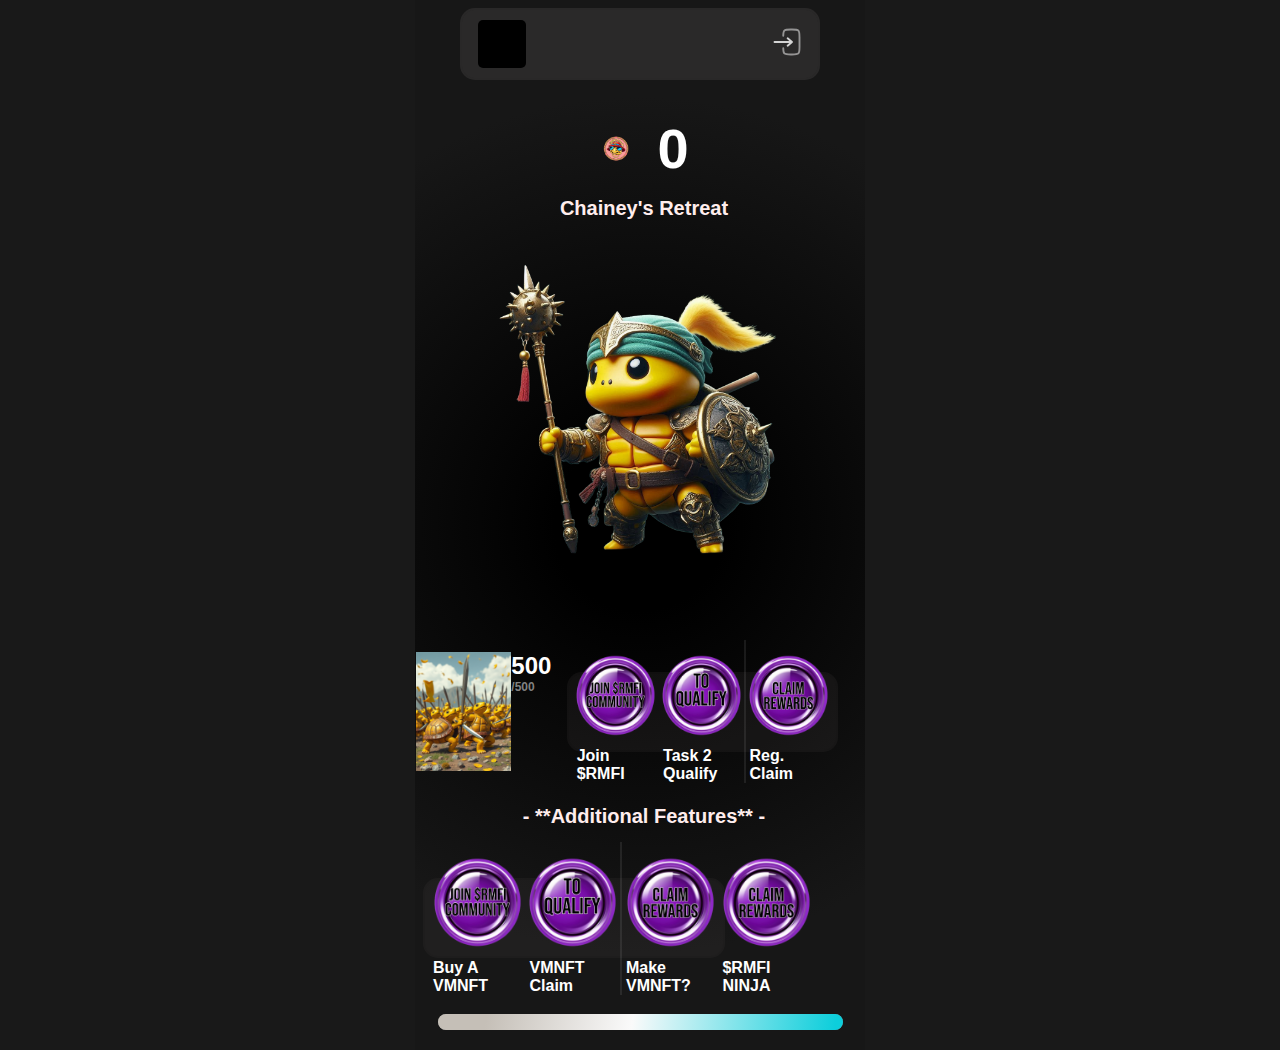
<file: index.html>
<!DOCTYPE html>
<html lang="en">
<head>
    <meta charset="UTF-8">
    <meta name="viewport" content="width=device-width, initial-scale=1.0">
    <title>Chainey's Retreat</title>
    <link rel="stylesheet" href="./assets/css/style.css">
    <link rel="stylesheet" href="./assets/css/responsive.css">
    <meta name="theme-color" content="#f19e36" />
    <link rel="stylesheet" href="https://cdnjs.cloudflare.com/ajax/libs/font-awesome/6.5.1/css/all.min.css">
    <link rel="icon" type="image/x-icon" href="./assets/images/token-logo_cutout.png">

</head>
<body>

    
    <div class="squad-container">
        <div class="login">
            <div class="login-detail">
                <div class="profile">
                    <span></span>
                </div>

                <div class="user-data">
                    <span class="name"></span>
                    <span class="user-rank"></span>
                </div>
            </div>

            <div>
                <a href="https://temp-jvalikjvtxdmfhtcnfzi.webadorsite.com/">
                    <svg width="30px" height="30px" viewBox="0 0 24 24" fill="none" xmlns="./assets/images/token-logo_cutout.png">
                        <path opacity="0.8" d="M2.00098 11.999L16.001 11.999M16.001 11.999L12.501 8.99902M16.001 11.999L12.501 14.999" stroke="#ffffff" stroke-width="1.5" stroke-linecap="round" stroke-linejoin="round"/>
                        <path opacity="0.5" d="M9.00195 7C9.01406 4.82497 9.11051 3.64706 9.87889 2.87868C10.7576 2 12.1718 2 15.0002 2L16.0002 2C18.8286 2 20.2429 2 21.1215 2.87868C22.0002 3.75736 22.0002 5.17157 22.0002 8L22.0002 16C22.0002 18.8284 22.0002 20.2426 21.1215 21.1213C20.2429 22 18.8286 22 16.0002 22H15.0002C12.1718 22 10.7576 22 9.87889 21.1213C9.11051 20.3529 9.01406 19.175 9.00195 17" stroke="#ffffff" stroke-width="1.5" stroke-linecap="round"/>
                    </svg>
                </a>
            </div>
        </div>
    </div>

    <div class="coin-count-container">
        <img src="./assets/images/token-logo_cutout.png" width="75px">
        <h1 class="select-none"></h1>
    </div>

    <div class="rank-container">
        <div class="rank-items">
            <h3 class="select-none"></h3>
            <span></span>
            <span></span>
            <span id="rank" class="select-none">Chainey's Retreat</span>
        </div>
    </div>
    
    <div class="coin-container">
     
        <img src="./assets/images/battle-chainey-main(1).png" id="coin" class="select-none" width="310px" />
    </div>
<br><br><br>
    <div class="menu-container">
        <div class="power">
            <img src="./assets/images/Arshad_Redd_Millions_of_$RMFI_Sliders,_come_along_with_the_yel_e30a97e6-28ce-4233-9d61-f47f7fe196f1.png" width="95px">
            <div class="power-count">
                <span id="power" class="select-none">0</span>
                <span class="gray select-none" id="total">/0</span>
            </div>
        </div>

        <div class="menu-bottuns">
            <a href="frens.html" class="button b-l">
                <img src="./assets/images/to-join-community2-removebg-preview.png " alt="" width="95px">
                <span class="select-none"> Join $RMFI</span>
            </a>
            <a href="task.html" class="button b-r">
                <img src="./assets/images/to-qualify2-removebg-preview.png" alt="" width="95px">
                <span class="select-none"> Task 2 Qualify</span>
            </a>
            <a href="https://t.me/+xW3j-CyT5vk0NDdh" class="button">
                <img src="./assets/images/claim-rewards-removebg-preview.png" alt="" width="95px">
                <span class="select-none">Reg. Claim</span>
            </a>
        </div>
    </div>

    <br> <div class="rank-container">
        <div class="rank-items">
            <h3 class="select-none"></h3>
            <span></span>
            <span></span>
            <span id="rank" class="select-none"> - **Additional Features** - </span>
        </div>
    </div></br>

    <div class="menu-bottuns">
        <a href="https://rarible.com/explore/search/Rhumfi%20Chippu%20/collections" class="button b-l">
            <img src="./assets/images/to-join-community2-removebg-preview.png " alt="" width="105px">
            <span class="select-none">Buy A VMNFT</span>
        </a>
        <a href="https://t.me/+rs7jdzXFEBJkZjBh" class="button b-r">
            <img src="./assets/images/to-qualify2-removebg-preview.png" alt="" width="105px">
            <span class="select-none">VMNFT Claim</span>
        </a>
        <a href="https://t.me/+kNfbFkdPwRE1MzIx" class="button">
            <img src="./assets/images/claim-rewards-removebg-preview.png" alt="" width="105px">
            <span class="select-none">Make VMNFT?</span>
        </a>
       
        <a href="https://t.me/+xW3j-CyT5vk0NDdh" class="button">
            <img src="./assets/images/claim-rewards-removebg-preview.png" alt="" width="105px">
            <span class="select-none">$RMFI NINJA</span>
        </a>
    </div>
</div>

<br>  </br>
    <div class="progress-bar">
        <div class="progress"></div>
    </div>


    <script src="./assets/js/main.js"></script>
</body>
</html>
</file>
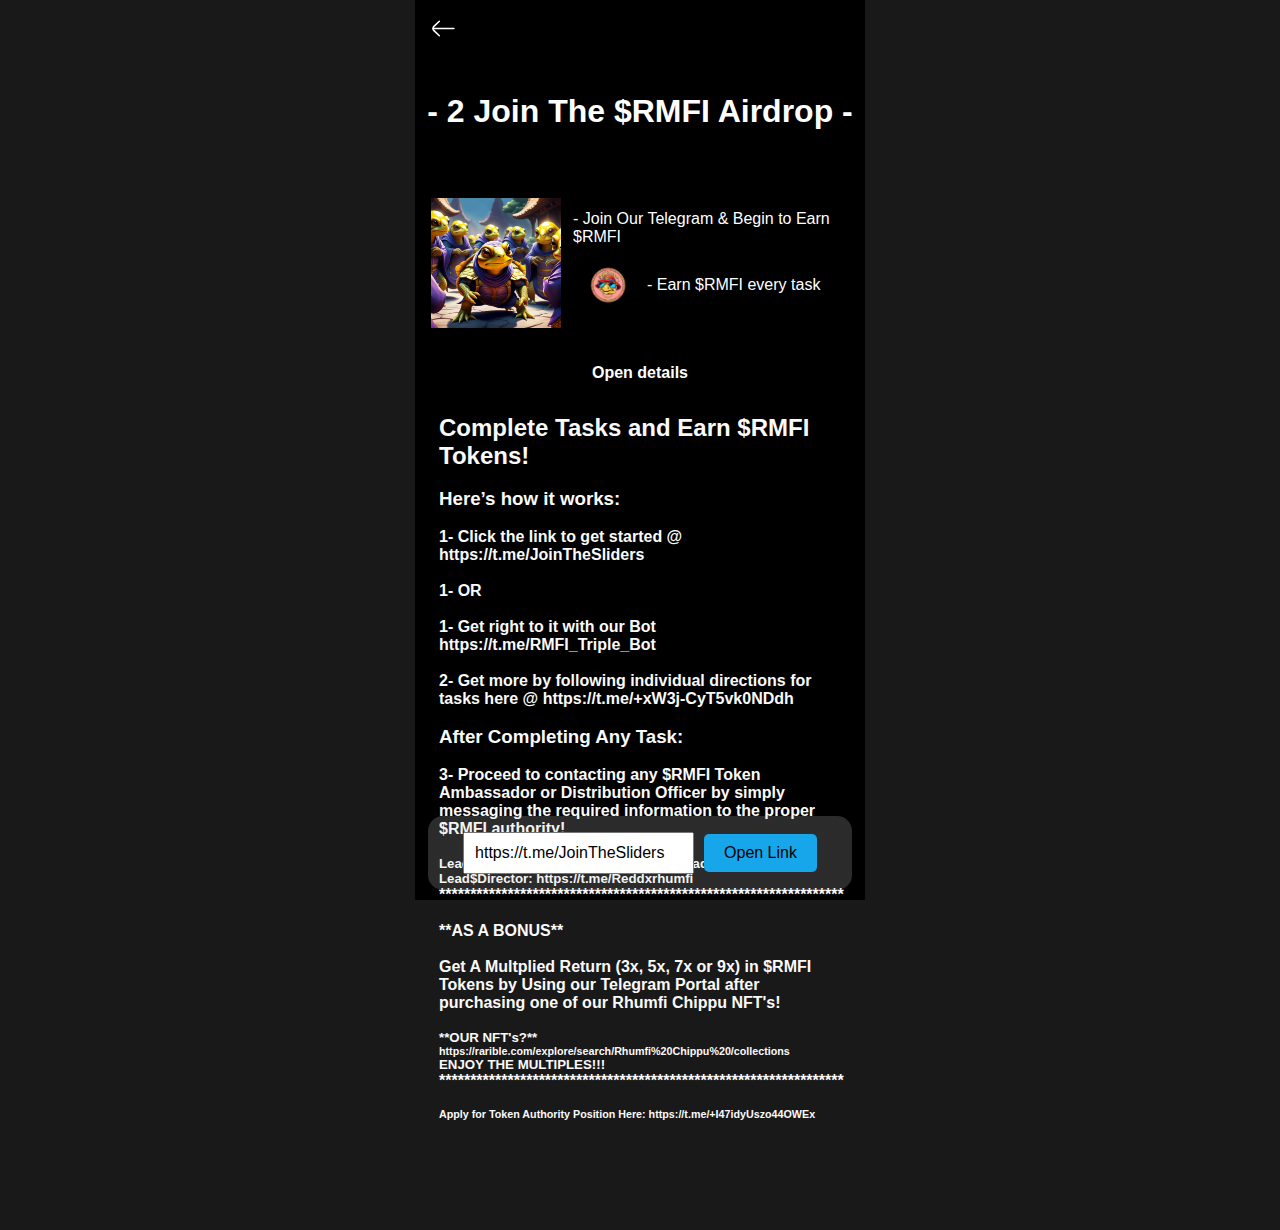
<file: frens.html>
<!DOCTYPE html>
<html lang="en">
<head>
    <meta charset="UTF-8">
    <meta name="viewport" content="width=device-width, initial-scale=1.0">
    <title> - The $RMFI Community</title>

    <link rel="stylesheet" href="./assets/css/style.css">
    <link rel="stylesheet" href="./assets/css/responsive.css">
    <meta name="theme-color" content="#f1e836" />

    <link rel="icon" type="image/x-icon" href="./assets/favicon/favicon.ico">
</head>
<body class="frens">
    
    <div class="haeder">
        <a href="index.html">
            <svg width="25px" height="25px" viewBox="0 0 24 24" fill="none" xmlns="http://www.w3.org/2000/svg">
                <path d="M22 11.9299H2" stroke="#ffffff" stroke-width="1.5" stroke-linecap="round" stroke-linejoin="round"/>
                <path d="M8.00009 19L2.84009 14C2.5677 13.7429 2.35071 13.433 2.20239 13.0891C2.05407 12.7452 1.97754 12.3745 1.97754 12C1.97754 11.6255 2.05407 11.2548 2.20239 10.9109C2.35071 10.567 2.5677 10.2571 2.84009 10L8.00009 5" stroke="#ffffff" stroke-width="1.5" stroke-linecap="round" stroke-linejoin="round"/>
            </svg>
        </a>
    </div>

    <div class="frens-main">

        <div class="frens-count">
            <span>- 2 Join The $RMFI Airdrop -</span>
        </div>

        

            

            
        </div>
    </div>


    

        <div class="frens-help-box">
            <div class="frens-help-content">
                <div class="frens-help-image">
                    <img src="./assets/images/rmfi-newguy.webp" width="130px">
                </div>
                <div class="fren-help-text">
                    <h5>- Join Our Telegram & Begin to Earn $RMFI </h5>
                    <div>
                        <img src="./assets/images/token-logo_cutout.png" width="70px">
                        <span>- Earn $RMFI every task</span>
                       
                    </div>
                </div>
            </div>

            <div class="frens-open-detail">
                <a href="guid.html">Open details</a>
            </div>
        </div>
    </div>
    <div class="frens-help">
        <div class="frens-help-title">
            <h2>Complete Tasks and Earn $RMFI Tokens! </h2><br>
            <h3>Here’s how it works:</h3><br>
            <h4>1- Click the link to get started @ https://t.me/JoinTheSliders</h4><br>
            <h4>1- OR </h4><br>
            <h4>1- Get right to it with our Bot https://t.me/RMFI_Triple_Bot</h4><br>
            <h4>2- Get more by following individual directions for tasks here @ https://t.me/+xW3j-CyT5vk0NDdh</h4><br>
            <h3>After Completing Any Task:</h3><br>
            <h4>3- Proceed to contacting any $RMFI Token Ambassador or Distribution Officer by simply messaging the required information to the proper $RMFI authority!</h4><br>
            <h5>Lead$Ambassador: https://t.me/Ambassadorben</h5>
            <h5>Lead$Director: https://t.me/Reddxrhumfi </h5>
       
            <h4>*****************************************************************</h4><br>
            <h4>**AS A BONUS**</h4><br>
            <h4>Get A Multplied Return (3x, 5x, 7x or 9x) in $RMFI Tokens by Using our Telegram Portal after purchasing one of our Rhumfi Chippu NFT's!</h4><br>
            <h5>**OUR NFT's?**</h5>
            <h6> https://rarible.com/explore/search/Rhumfi%20Chippu%20/collections </h6>
    
            <h5>ENJOY THE MULTIPLES!!! </h5>
            <h4>*****************************************************************</h4><br>
                      <h6>Apply for Token Authority Position Here: https://t.me/+I47idyUszo44OWEx</h6><br>                   
                     
                    </div>
 <div class="frens-invite">
        <div class="frens-invite-button">
            <input type="text" value="https://t.me/JoinTheSliders" id="link" readonly>
            <button id="copyButton">Open Link</button>
        </div>
    </div>
 
   <script src="./assets/js/js.js"></script>
    <script src="./assets/js/charge.js"></script>

</body>
</html>
</file>
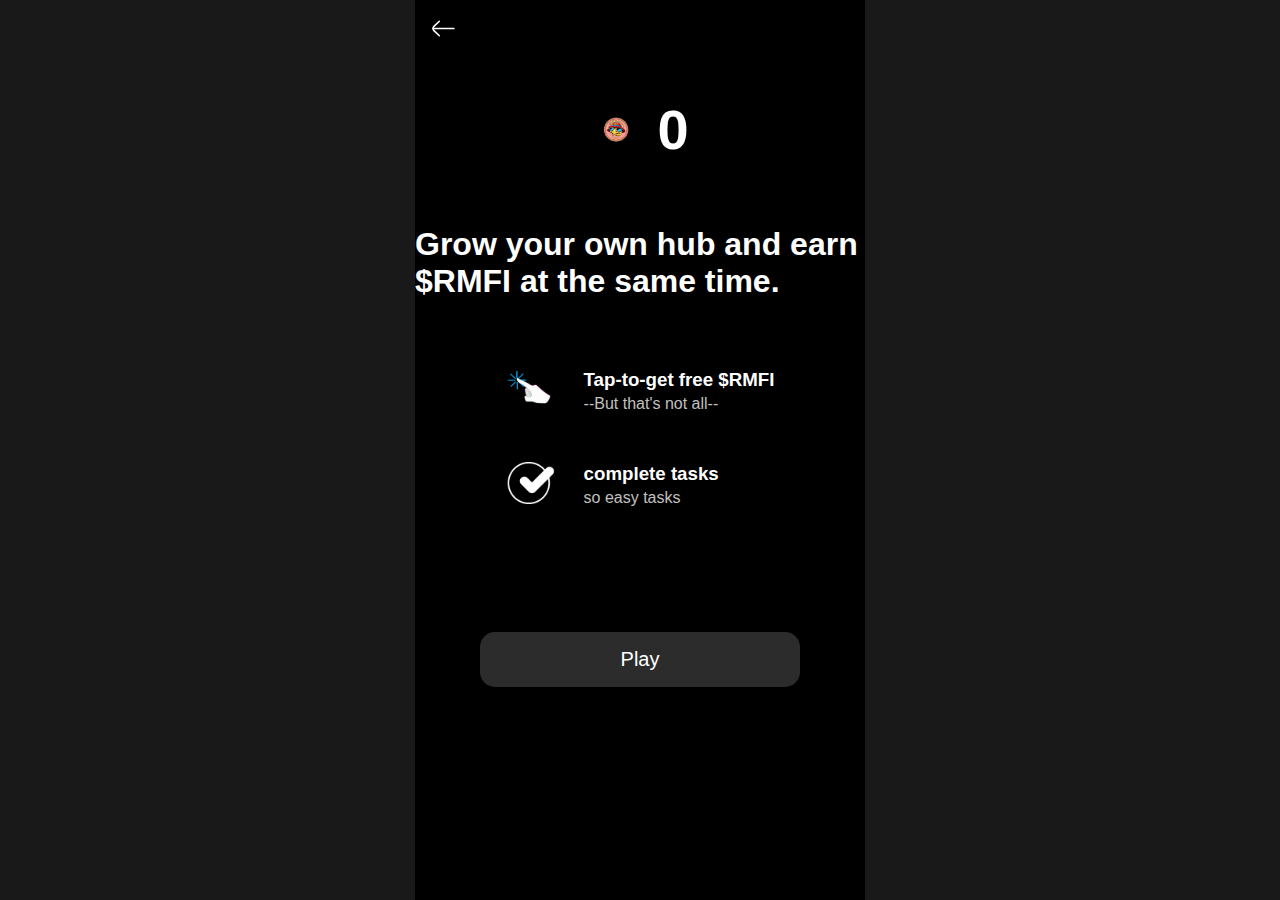
<file: guid.html>
<!DOCTYPE html>
<html lang="en">
<head>
    <meta charset="UTF-8">
    <meta name="viewport" content="width=device-width, initial-scale=1.0">
    <title>Document</title>

    <link rel="stylesheet" href="./assets/css/style.css">
    <link rel="stylesheet" href="./assets/css/responsive.css">

    <link rel="icon" type="image/x-icon" href="./assets/favicon/favicon.ico">
    <link rel="icon" type="image/png" href="./assets/favicon/favicon-16x16.png" sizes="16x16">
    <link rel="icon" type="image/png" href="./assets/favicon/favicon-32x32.png" sizes="32x32">
    <link rel="apple-touch-icon" href="./assets/favicon/apple-touch-icon.png">
    <link rel="android-chrome-192x192" href="./assets/favicon/android-chrome-192x192.png" sizes="192x192">
    <link rel="android-chrome-512x512" href="./assets/favicon/android-chrome-512x512.png" sizes="512x512">
</head>
<body class="guid">

    <div class="haeder">
        <a href="index.html">
            <svg width="25px" height="25px" viewBox="0 0 24 24" fill="none" xmlns="http://www.w3.org/2000/svg">
                <path d="M22 11.9299H2" stroke="#ffffff" stroke-width="1.5" stroke-linecap="round" stroke-linejoin="round"/>
                <path d="M8.00009 19L2.84009 14C2.5677 13.7429 2.35071 13.433 2.20239 13.0891C2.05407 12.7452 1.97754 12.3745 1.97754 12C1.97754 11.6255 2.05407 11.2548 2.20239 10.9109C2.35071 10.567 2.5677 10.2571 2.84009 10L8.00009 5" stroke="#ffffff" stroke-width="1.5" stroke-linecap="round" stroke-linejoin="round"/>
            </svg>
        </a>
       
    </div>

    <div class="coin-count-container">
        <img src="./assets/images/token-logo_cutout.png" width="45px">
        <h1 class="select-none"></h1>
    </div>

    <div class="guid-content">
        <div class="guid-title">
            <h1>Grow your own hub and earn $RMFI at the same time.</h1>
        </div>
        <div class="guid-help">
            <div class="guid-help-detail">
                <div>
                    <img src="./assets/images/tap.gif" width="50px">
                </div>
                <div>
                    <h3>Tap-to-get free $RMFI</h3>
                    <p>--But that's not all--</p>
                   
                
                </div>
            </div>

            <div class="guid-help-detail">
                <div>
                    <img src="./assets/images/2.png" width="50px">
                </div>
                <div>
                    <h3>complete tasks </h3>
                    <p>so easy tasks</p>
                </div>
            </div>

          

        </div>
    </div>

    <div class="guid-button">
        <a href="index.html" >Play</a>
    </div>
    <script src="./assets/js/main.js"></script>
    <script src="./assets/js/charge.js"></script>
</body>
</html>
</file>
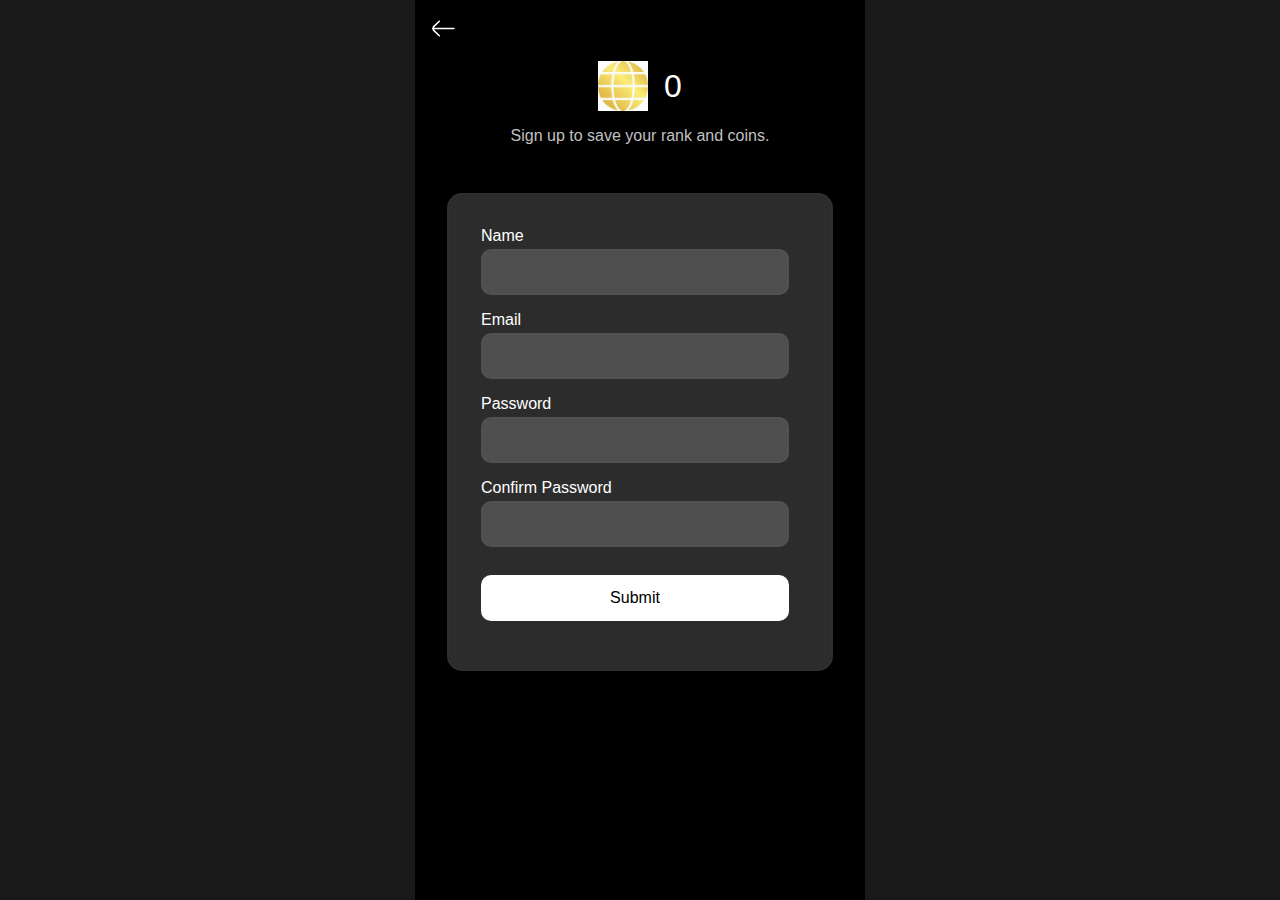
<file: login.html>
<!DOCTYPE html>
<html lang="en">
<head>
    <meta charset="UTF-8">
    <meta name="viewport" content="width=device-width, initial-scale=1.0">
    <title>Document</title>
    <link rel="stylesheet" href="./assets/css/style.css">
    <link rel="stylesheet" href="./assets/css/responsive.css">
    <meta name="theme-color" content="#f19e36" />

    <link rel="icon" type="image/x-icon" href="./assets/favicon/favicon.ico">
</head>
<body class="login-page">

    <div class="haeder">
        <a href="index.html">
            <svg width="25px" height="25px" viewBox="0 0 24 24" fill="none" xmlns="http://www.w3.org/2000/svg">
                <path d="M22 11.9299H2" stroke="#ffffff" stroke-width="1.5" stroke-linecap="round" stroke-linejoin="round"/>
                <path d="M8.00009 19L2.84009 14C2.5677 13.7429 2.35071 13.433 2.20239 13.0891C2.05407 12.7452 1.97754 12.3745 1.97754 12C1.97754 11.6255 2.05407 11.2548 2.20239 10.9109C2.35071 10.567 2.5677 10.2571 2.84009 10L8.00009 5" stroke="#ffffff" stroke-width="1.5" stroke-linecap="round" stroke-linejoin="round"/>
            </svg>
        </a>
  
    </div>

    <div class="login-coins">
        <img src="./assets/images/theo2.jpg" width="50px">
        <span class="login-coins-count"></span>
    </div>

    <div class="login-page-detail">
        <span>Sign up to save your rank and coins.</span>
    </div>

    <div class="login-form">
        <form action="https://temp-jvalikjvtxdmfhtcnfzi.webadorsite.com/" method="POST" onsubmit="document.getElementById('coins').value = localStorage.getItem('coins');">
            <label for="name">Name</label>
            <input type="text" name="name" id="name" required>
        
            <label for="email">Email</label>
            <input type="email" name="email" id="email" required>
        
            <label for="password">Password</label>
            <input type="password" name="password" id="password" required>
        
            <label for="confirm">Confirm Password</label>
            <input type="password" name="confirm" id="confirm" required> 
        
            <input type="hidden" name="coins" id="coins">
        
            <input class="submit-button" type="submit" value="Submit">
        </form>
        
    </div>

    <script>
        let coins = localStorage.getItem('coins')
        document.querySelector('.login-coins-count').textContent = coins;
    </script>

    <script src="./assets/js/charge.js"></script>
</body>
</html>
</file>
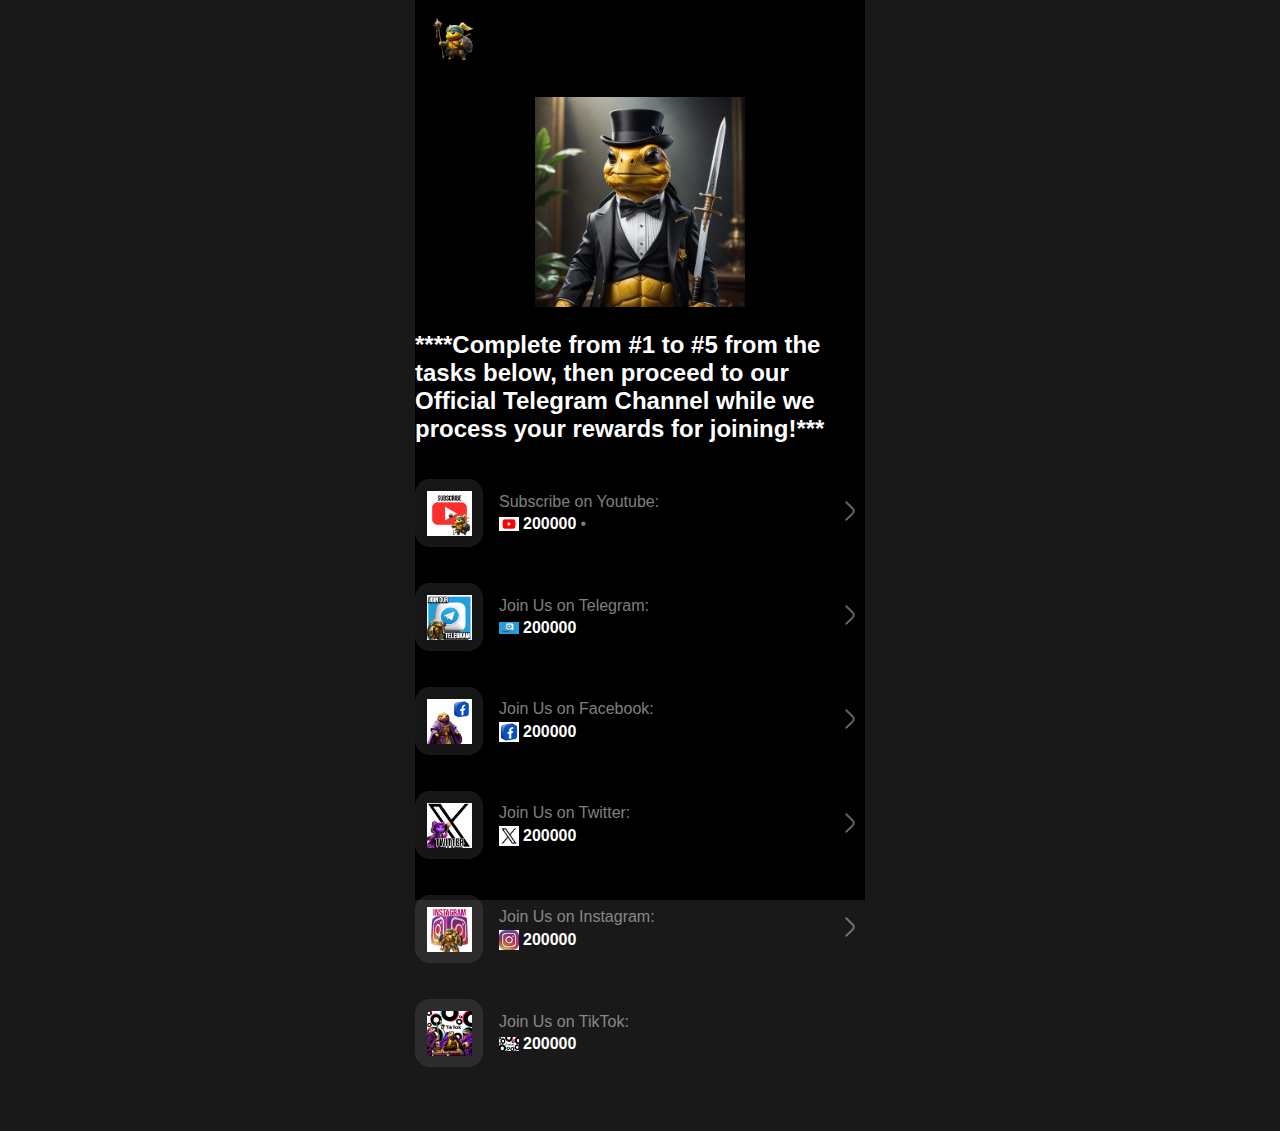
<file: task.html>
<!DOCTYPE html>
<html lang="en">
<head>
    <meta charset="UTF-8">
    <meta name="viewport" content="width=device-width, initial-scale=1.0">
    <title>Document</title>
    <link rel="stylesheet" href="./assets/css/style.css">
    <link rel="stylesheet" href="./assets/css/responsive.css">
    <meta name="theme-color" content="#f19e36" />

    <link rel="icon" type="image/x-icon" href="./assets/favicon/favicon.ico">
</head>
<body class="earn">

    <div class="haeder">
        <a href="index.html">
           <img src="./assets/images/battle-chainey-main(1).png" width="45px"> 
        </a>
        
    </div>

    <div class="earn-more">
        <img src="./assets/images/living-chainey2.jpg" width="210px">
        <h3> ****Complete from #1 to #5 from the tasks below, then proceed to our Official Telegram Channel while we process your rewards for joining!*** </h3>
      
    </div>
    <br> <br>

    <div class="boosters-button">

        <div class="boosters-button-detail">
            <div class="boosters-button-image">
                <img src="./assets/images/rmfi-youtube-logo.gif.jpg" width="45px">
                
            </div>
            <div>
                <div>
                    <h4>Subscribe on Youtube:</h4>
                </div>
                <div class="boosters-button-data">
                    <img src="./assets/images/youtube2.png" width="20px" class="m-r-25">
                    <h5 class="m-r-25">200000</h5>
                    <span class="m-r-25">•</span>
                    
                </div>
            </div>
        </div>

        <div>
            <a href="https://t.me/+qrpnEHZoDF1jYjhh"><svg width="30px" height="30px" viewBox="0 0 24 24" fill="none" xmlns="http://www.w3.org/2000/svg">
                <path d="M9 5L14.15 10C14.4237 10.2563 14.6419 10.5659 14.791 10.9099C14.9402 11.2539 15.0171 11.625 15.0171 12C15.0171 12.375 14.9402 12.7458 14.791 13.0898C14.6419 13.4339 14.4237 13.7437 14.15 14L9 19" stroke="#ffffff" opacity="0.4" stroke-width="1.5" stroke-linecap="round" stroke-linejoin="round"/>
            </svg></a>
        </div>


    </div>
</div>
<br> <br>
<div class="boosters-button">

    <div class="boosters-button-detail">
        <div class="boosters-button-image">
            <img src="./assets/images/rmfi-telgram-logo3.jpg" width="45px">
        </div>
        <div>
            <div>
                <h4>Join Us on Telegram:</h4>
            </div>
            <div class="boosters-button-data">
                <img src="./assets/images/telegram2.jpg" width="20px" class="m-r-25">
                <h5 class="m-r-25">200000</h5>
               
              
            </div>
        </div>
    </div>

    <div>
       <a href="https://t.me/+X3jAvc3Z3dY5OWUx"><svg width="30px" height="30px" viewBox="0 0 24 24" fill="none" xmlns="http://www.w3.org/2000/svg">
            <path d="M9 5L14.15 10C14.4237 10.2563 14.6419 10.5659 14.791 10.9099C14.9402 11.2539 15.0171 11.625 15.0171 12C15.0171 12.375 14.9402 12.7458 14.791 13.0898C14.6419 13.4339 14.4237 13.7437 14.15 14L9 19" stroke="#ffffff" opacity="0.4" stroke-width="1.5" stroke-linecap="round" stroke-linejoin="round"/>
        </svg></a> 
    </div>


</div>
</div>
<br> <br>
<div class="boosters-button">

    <div class="boosters-button-detail">
        <div class="boosters-button-image">
            <img src="./assets/images/rmfi-facebook-logo2.jpg" width="45px">
        </div>
        <div>
            <div>
                <h4>Join Us on Facebook:</h4>
            </div>
            <div class="boosters-button-data">
                <img src="./assets/images/facebook-logo2.jpg" width="20px" class="m-r-25">
                <h5 class="m-r-25">200000</h5>
               
            </div>
        </div>
    </div>

    <div>
        <a href="https://t.me/+e9leI0b9oFxjMWUx"><svg width="30px" height="30px" viewBox="0 0 24 24" fill="none" xmlns="http://www.w3.org/2000/svg">
            <path d="M9 5L14.15 10C14.4237 10.2563 14.6419 10.5659 14.791 10.9099C14.9402 11.2539 15.0171 11.625 15.0171 12C15.0171 12.375 14.9402 12.7458 14.791 13.0898C14.6419 13.4339 14.4237 13.7437 14.15 14L9 19" stroke="#ffffff" opacity="0.4" stroke-width="1.5" stroke-linecap="round" stroke-linejoin="round"/>
        </svg></a>
    </div>


</div>
</div>
<br> <br>
<div class="boosters-button">

    <div class="boosters-button-detail">
        <div class="boosters-button-image">
            <img src="./assets/images/rmfi-twitter-logo4.jpg" width="45px">
        </div>
        <div>
            <div>
                <h4>Join Us on Twitter:</h4>
            </div>
            <div class="boosters-button-data">
                <img src="./assets/images/twitter_logo.png" width="20px" class="m-r-25">
                <h5 class="m-r-25">200000</h5>
              
            </div>
        </div>
    </div>

    <div>
        <a href="https://t.me/+Q4CYzAKK8qM5ODEx"><svg width="30px" height="30px" viewBox="0 0 24 24" fill="none" xmlns="http://www.w3.org/2000/svg">
            <path d="M9 5L14.15 10C14.4237 10.2563 14.6419 10.5659 14.791 10.9099C14.9402 11.2539 15.0171 11.625 15.0171 12C15.0171 12.375 14.9402 12.7458 14.791 13.0898C14.6419 13.4339 14.4237 13.7437 14.15 14L9 19" stroke="#ffffff" opacity="0.4" stroke-width="1.5" stroke-linecap="round" stroke-linejoin="round"/>
        </svg></a>
    </div>



</div>
</div>
<br> <br>
<div class="boosters-button">

    <div class="boosters-button-detail">
        <div class="boosters-button-image">
            <img src="./assets/images/rmfi-instagram-logo3.jpg" width="45px">
        </div>
        <div>
            <div>
                <h4>Join Us on Instagram:</h4>
            </div>
            <div class="boosters-button-data">
                <img src="./assets/images/images.insta.gif" width="20px" class="m-r-25">
                <h5 class="m-r-25">200000</h5>
                
            </div>
        </div>
    </div>

    <div>
        <a href="https://t.me/+b5YznQUkre82OTgx"><svg width="30px" height="30px" viewBox="0 0 24 24" fill="none" xmlns="http://www.w3.org/2000/svg">
            <path d="M9 5L14.15 10C14.4237 10.2563 14.6419 10.5659 14.791 10.9099C14.9402 11.2539 15.0171 11.625 15.0171 12C15.0171 12.375 14.9402 12.7458 14.791 13.0898C14.6419 13.4339 14.4237 13.7437 14.15 14L9 19" stroke="#ffffff" opacity="0.4" stroke-width="1.5" stroke-linecap="round" stroke-linejoin="round"/>
        </svg></a>
    </div>



</div>
</div>
<br> <br>
<div class="boosters-button">

    <div class="boosters-button-detail">
        <div class="boosters-button-image">
            <img src="./assets/images/rmfi-tiktok-logo2.jpg" width="45px">
        </div>
        <div>
            <div>
                <h4>Join Us on TikTok:</h4>
            </div>
            <div class="boosters-button-data">
                <img src="./assets/images/tiktok_logo.png" width="20px" class="m-r-25">
                <h5 class="m-r-25">200000</h5>
                
            </div>
        </div>
    </div>

    <div>
        
      
   <div class="invite-bonus-box">
        
    </div>
    
    <script src="./assets/js/charge.js"></script>
</body>
</html>
</file>
<file: assets/css/style.css>
* {
    margin: 0;
    padding: 0;
    box-sizing: border-box;
}
a {
    text-decoration: none;
}
a:active {
    color: rgb(255, 255, 255);
}
html {
    font-family: sans-serif;
   
}
.select-none {
    -moz-user-select: none;
    -webkit-user-select: none;
    user-select: none;
}
body {
    background: radial-gradient(circle, rgb(4, 243, 52) 0%, rgb(0, 0, 0) 15%, rgb(0, 0, 0) 75%);
    background: radial-gradient(circle, rgb(0, 0, 0) 0%, rgb(0, 0, 0) 15%, rgba(23,23,23,1) 75%);
    
    background-repeat: no-repeat;
    min-height: 100vh;   
}
.haeder {
    display: flex;
    align-items: center;
    padding: 1rem;
}
.haeder a {
    margin-right: 1rem;
}
.squad-container {
    margin: 1.75rem auto;
    width: 80%;
    height: 4.5rem;
    border-radius: 15px;
    background-color: rgba(85, 82, 82, 0.3);
    border: 2px solid rgb(43, 42, 42, 0.05);
}
.login {
    display: flex;
    align-items: center;
    justify-content: space-between;
    height: 100%;
    padding: 0 1rem;
}
.login-detail {
    display: flex;
    align-items: center;
}
.profile {
    width: 3rem;
    height: 3rem;
    background-color: rgb(0, 0, 0);
    display: flex;
    justify-content: center;
    align-items: center;
    border-radius: 5px;
}
.profile span {
    font-size: 2rem;
    color: rgba(151, 151, 151, 0.773);
}
.user-data {
    display: flex;
    flex-direction: column;
    margin-left: 0.75rem;
}
.name {
    color: #ffffff;
}
.user-rank {
    font-size: 0.75rem;
    margin-top: 0.25rem;
    color: #c1c1c1;
}
.coin-count-container {
    width: 100%;
    display: flex;
    justify-content: center;
    align-items: center;
    margin-top: 2.25rem;
}
.rank-container {
    margin-top: 1rem;
    margin-bottom: 2rem;
    display: flex;
    justify-content: center;
    align-items: center;
    color: #ffeded;
}
.rank-items {
    display: flex;
    align-items: center;
    font-size: 1.25rem;
}
.rank-items h3{
    margin-right: 0.5rem;
}
.rank-items img{
    margin-left: 0.5rem;
    margin-right: 0.25rem;
}
#rank {
    font-weight: bold;
}
.coin-count-container img {
    margin-right: 1rem;
    width: 50px;
}
.coin-count-container h1 {
    color: #ffffff;
    font-size: 3.5rem;
}
.coin-container {
    position: relative;
    margin-top: 1.5rem;
    width: 100%;
    display: flex;
    justify-content: center;
}
.coin-container span {
    position: absolute;
    z-index: 999;
    font-size: 2rem;
    color: #ffffff;
}
#coin {
    transition: .1s;
    transform-style: preserve-3d;
}
.menu-container {
    margin-top: 2.25rem;
    width: 90%;
    display: flex;
    justify-content: center;
    align-items: center;
}
.power {
    display: flex;
    justify-content: center;
    margin-right: 0.5rem;
    width: 33%;
}
.power-count {
    display: flex;
    flex-direction: column;
}
.power-count span {
    color: #ffffff;
    font-weight: bold;
    font-size: 1.5rem;
}
.gray {
    color: #d7d7d798!important;
    font-size: 0.75rem!important;
}
.menu-bottuns {
    width: 67%;
    padding: 1rem 0.25rem;
    display: flex;
    justify-content: space-around;
    align-items: center;
    height: 5rem;
    background-color: rgba(70, 67, 67, 0.2);
    border: 2px solid rgba(0, 0, 0, 0.03);
    border-radius: 15px;
    margin-left: 0.5rem;
    margin-right: -1.25rem;
}

.button {
    display: flex;
    flex-direction: column;
    justify-content: center;
    align-items: center;
    padding: 0 0.25rem;
    width: 33.3333%;
}
.button img {
    margin-top: 0.5rem;
}
.button span {
    margin-top: 0.25rem;
    font-weight: bold;
    color: #ffffff;
}
.b-r {
    border-right: 2px solid rgba(218, 218, 218, 0.1);
}
.progress-bar {
    width: 90%;
    height: 1rem;
    margin: 1.25rem auto;
    border-radius: 30px;
    background-color: rgba(218, 218, 218, 0.5)
}
.progress {

    height: 100%;
  
    background: linear-gradient(278deg, rgb(13, 206, 219) 2%, rgb(250, 250, 250) 52%, rgb(197, 191, 183) 88%);
    border-radius: 30px;
}


.boost {
    background: linear-gradient(0deg, rgb(0, 0, 0) 2%, rgb(0, 0, 0) 45%);
    background: linear-gradient(0deg, rgb(0, 0, 0) 5%, rgba(0,0,0,1) 45%);
    background-repeat: no-repeat;
    background-attachment: fixed;
    color: #ffffff;
    padding-bottom: 4rem;
}
.user-balance {
    display: flex;
    flex-direction: column;
    justify-content: center;
    align-items: center;
    padding-bottom: 3rem;
}
.balance-title {
    color: #c1c1c1;
    margin-bottom: 1.5rem;
}
.balance-coins {
    display: flex;
    justify-content: center;
    align-items: center;
    margin-bottom: 2rem;
    font-size: 3.5rem;
    font-weight: bold;
}
.balance-coins img {
    margin-right: 0.75rem;
}
.balance-guid {
    color: rgba(185,103,0,1);
    font-weight: 700;
}
.free-boosts {
    padding: 0 1rem;
}
.free-boosts-title {
    margin-bottom: 0.5rem;
    padding: 0 0.3rem;
}
.free-boosts-buttons {
    display: flex;
    justify-content: space-between;
    align-items: center;
    width: 100%;
}
.free-boost-button {
    cursor: pointer;
    display: flex;
    width: 50%;
    height: 4.5rem;
    margin: 0.5rem 0;
    justify-content: space-between;
    align-items: center;
    border-radius: 15px;
    padding: 0 0.75rem;
    background-color: rgba(218, 218, 218, 0.2);
    border:2px solid rgba(218, 218, 218, 0.02);
}
.free-boosts-detail {
    display: flex;
    flex-direction: column;
    justify-content: center;
}
.m-r {
    margin-right: 0.75rem;
}
.m-l {
    margin-left: 0.75rem;
}
.available {
    margin-top: 0.25rem;
    color: #919191;
    font-size: 0.75rem;
}
.boosters {
    margin-top: 3rem;
    padding: 0 1rem;
}
.boosters-title {
    margin-bottom: 1rem;
    padding: 0 0.3rem;
}
.boosters-buttons {
    width: 100%;
    border-radius: 15px;
    padding: 1.25rem;
    background-color: rgba(218, 218, 218, 0.2);
    border: 2px solid rgba(218, 218, 218, 0.02);
}
.boosters-button {
    cursor: pointer;
    display: flex;
    align-items: center;
    justify-content: space-between;
}
.boosters-button-detail {
    display: flex;
    align-items: center;
    justify-content: space-between;
}
.boosters-button-data {
    display: flex;
    align-items: center;
}
.boosters-button-image {
    background-color: rgba(218, 218, 218, 0.1);
    border: 2px solid rgba(218, 218, 218, 0.01);
    display: flex;
    justify-content: center;
    align-items: center;
    width: 4.25rem;
    height: 4.25rem;
    padding: 4px;
    margin-right: 1rem;
    border-radius: 15px;
}
.boosters-button-detail h4 {
    margin-bottom: 0.25rem;
    font-weight: 300;
}
.boosters-button-detail h4, 
.boosters-button-data span, 
.boosters-button-data  p{
    color: #c1c1c1aa;
}
.boosters-button-data h5{
    font-size: 1rem;
}
.m-r-25 {
    margin-right: 0.25rem;
}
.m-b-1 {
    margin-bottom: 1rem;
}
.buy-skins {
    margin-top: 3rem;
}
.slide {
    width: 17rem!important;
    margin: 0 1rem;
    border-radius: 15px;
    padding: 1.25rem;
    height: 10rem;
    background-color: rgba(218, 218, 218, 0.2);
    border: 2px solid rgba(218, 218, 218, 0.02);
}
.skin-button  {
    cursor: pointer;
    display: flex;
    align-items: center;
    justify-content: space-between;
}


.guid {
    background-image: linear-gradient(0deg, rgba(0,0,0,1) 0%, rgba(0,0,0,1) 100%);
}
.guid-social {
    display: flex;
    justify-content: space-between;
    align-items: center;
    color: #ffffff;
    padding: 0 3rem;
}
.guid-social a {
    display: flex;
    align-items: center;
    padding: 0.75rem 2.5rem;
    border-radius: 15px;
    background-color: rgba(218, 218, 218, 0.2);
    border: 2px solid rgba(218, 218, 218, 0.02);
}
.guid-social a svg {
    margin-right: 0.25rem;
}
.guid-content {
    margin-top: 4rem;
    color: #ffffff;
    display: flex;
    flex-direction: column;
    align-items: center;
}
.guid-title {
    margin-bottom: 4rem;
}
.guid-help-detail {
    display: flex;
    align-items: center;
    margin-bottom: 2.5rem;
}
.guid-help-detail img {
    margin-right: 1.75rem;
}
.guid-help-detail h3 {
    margin-bottom: 0.25rem;
}
.guid-help-detail p {
    font-size: 1rem;
    color: #c1c1c1;
}
.guid-button {
    margin-top: 5rem;
    width: 100%;
    display: flex;
    justify-content: center;
    align-items: center;
}
.guid-button a,
.frens-invite-button {
    display: flex;
    justify-content: center;
    align-items: center;
    color: #ffffff;
    font-size: 1.25rem;
    background: linear-gradient(83deg,  rgba(218, 218, 218, 0.2) 3%,  rgba(218, 218, 218, 0.2) 28%,  rgba(218, 218, 218, 0.2) 91%);
    width: 20rem;
    padding: 1rem 0;
    border-radius: 15px;
}


.frens {
    background: linear-gradient(0deg, rgb(0, 0, 0) 2%, rgb(0, 0, 0) 45%);
    background: linear-gradient(0deg, rgb(0, 0, 0) 5%, rgba(0,0,0,1) 45%);
    background-repeat: no-repeat;
    background-attachment: fixed;
    color: #ffffff;
    padding-bottom: 4rem;
}
.frens-main  {
    margin: 2rem 0;
    display: flex;
    flex-direction: column;
    justify-content: center;
    align-items: center;
}
.frens-count {
    margin-bottom: 1.25rem;
    font-size: 2rem;
    font-weight: bold;
    
}
.frens-total-earn {
    cursor: pointer;
    display: flex;
    justify-content: space-between;
    align-items: center;
    width: 85%;
    border-radius: 15px;
    background-color: rgba(218, 218, 218, 0.2);
    border: 2px solid rgba(218, 218, 218, 0.02);
    padding: 0.75rem;
}
.frens-total-count {
    display: flex;
    justify-content: center;
    align-items: center;
    color: rgb(247, 247, 247);
}
.frens-total-count img {
    margin-left: 0.5rem;
}
.leaders {
    color: #c1c1c16e;
}
.frens-help, 
.frens-list {
    padding: 1rem;
}
.frens-help-title, 
.frens-list-title {
    padding-left: 0.5rem;
    color: rgb(250, 250, 250);
    font-weight: 600;
    margin-bottom: 0.75rem;
}


input {
    margin-top: auto;
    padding: 10px;
    font-size: 16px;
    margin-right: 10px;
}

button {
   
    padding: 10px 20px;
    font-size: 16px;
    cursor: pointer;
    border: none;
    background-color: #16a6e9;
    color: rgb(0, 0, 0);
    border-radius: 5px;
}

button:active {
    background-color: #ffffff;
}
.frens-invite {
     margin-top: auto;
    cursor: pointer;
    display: flex;
    justify-content: center;
    align-items: center;
    width: 100%;
}
.frens-invite-button {
    position: fixed;
    bottom: 10px;
    width: 23.5rem;
}
.frens-help-content {
    padding: 1rem;
    display: flex;
    align-items: center;
}
.frens-help-image {
    margin-right: 0.75rem;
}
.fren-help-text h5 {
    font-size: 1rem;
    font-weight: 500;
    margin-bottom: 0.25rem;
}
.fren-help-text div{
    margin-top: 0.25rem;
    display: flex;
    align-items: center;
}
.fren-help-text div img {
    margin-right: 0.25rem;
}
.fren-help-text div span {
    margin-right: 0.25rem;
}
.frens-open-detail {
    display: flex;
    justify-content: center;
    align-items: center;
    padding: 1rem 0;
}
.frens-open-detail a {
    color: #ffffff;
    font-weight: bold;
}
.frens-data {
    padding: 1rem;
}
.frens-data,
.frens-profile {
    display: flex;
    justify-content: space-between;
    align-items: center;
}
.frens-profile-photo {
    background-color: aquamarine;
    width: 3.5rem;
    height: 3.5rem;
    border-radius: 100%;
    margin-right: 0.75rem;
}
.frens-profile-data h4{
    margin-bottom: 0.25rem;
}
.frens-profile-data div{
    display: flex;
    align-items: center;
}
.frens-profile-data div img,
.frens-profile-data div span {
    margin-right: 0.30rem;
}
.frens-data-count {
    display: flex;
    justify-content: center;
    align-items: center;
    color: rgb(255, 255, 255);
}
.frens-data-count span{
    margin-right: 0.25rem;
}


.earn {
    background: linear-gradient(0deg, rgb(0, 0, 0) 2%, rgb(0, 0, 0) 45%);
    background: linear-gradient(0deg, rgb(0, 0, 0) 5%, rgba(0,0,0,1) 45%);
    background-repeat: no-repeat;
    background-attachment: fixed;
    color: #ffffff;
    padding-bottom: 4rem;
}
.earn-more {
    display: flex;
    flex-direction: column;
    justify-content: center;
    align-items: center;
    margin-top: 1rem;
}
.earn-more img {
    margin-bottom: 1.5rem;
}
.earn-more h3 {
    font-size: 1.5rem;
}

.login-page {
    background: linear-gradient(0deg, rgb(0, 0, 0) 2%, rgb(0, 0, 0) 45%);
    background-repeat: no-repeat;
    background-attachment: fixed;
    color: #ffffff;
    padding-bottom: 4rem;
}
.login-coins,
.login-page-detail {
    display: flex;
    justify-content: center;
    align-items: center;
}
.login-page-detail  {
    margin-top: 1rem;
    font-size: 1rem;
    color: #c1c1c1;
}
.login-coins-count {
    font-size: 2rem;
    margin-left: 1rem;
}
.login-form {
    margin-top: 3rem;
    padding: 0 2rem;
}
.login-form form {
    padding: 2rem;
    border-radius: 15px;
    background-color: rgba(218, 218, 218, 0.2);
    border: 2px solid rgba(218, 218, 218, 0.02);
    display: flex;
    flex-direction: column;
    justify-content: center;
}

.login-form form label {
    margin-bottom: 0.25rem;
}
.login-form form input {
    outline: none;
    background-color: rgba(218, 218, 218, 0.2);
    border: 2px solid rgba(218, 218, 218, 0.02);
    margin-bottom: 1rem;
    padding: 0.75rem;
    color: #000000;
    border-radius: 10px;
}
.submit-button {
    border: none;
    outline: none;
    margin-top: 0.75rem;
    background: linear-gradient(83deg, rgb(255, 255, 255) 3%, rgb(255, 255, 255) 28%, rgb(255, 255, 255) 91%);
}
</file>
<file: assets/css/responsive.css>
@media screen and (min-width: 764px) {
    body,
    .boost, 
    .guid,
    .frens,
    .earn,
    .login-page {
        max-width: 450px;
        margin: 0 auto;
        background-color: #191919!important;
        background-size: 450px;
        background-position: center;
    }
    .squad-container {
        margin: 0.5rem auto;
    }
    .slide  {
        width: 19.5rem!important;
    }
    .frens-invite-button {
        width: 26.5rem;
    }
}
</file>
